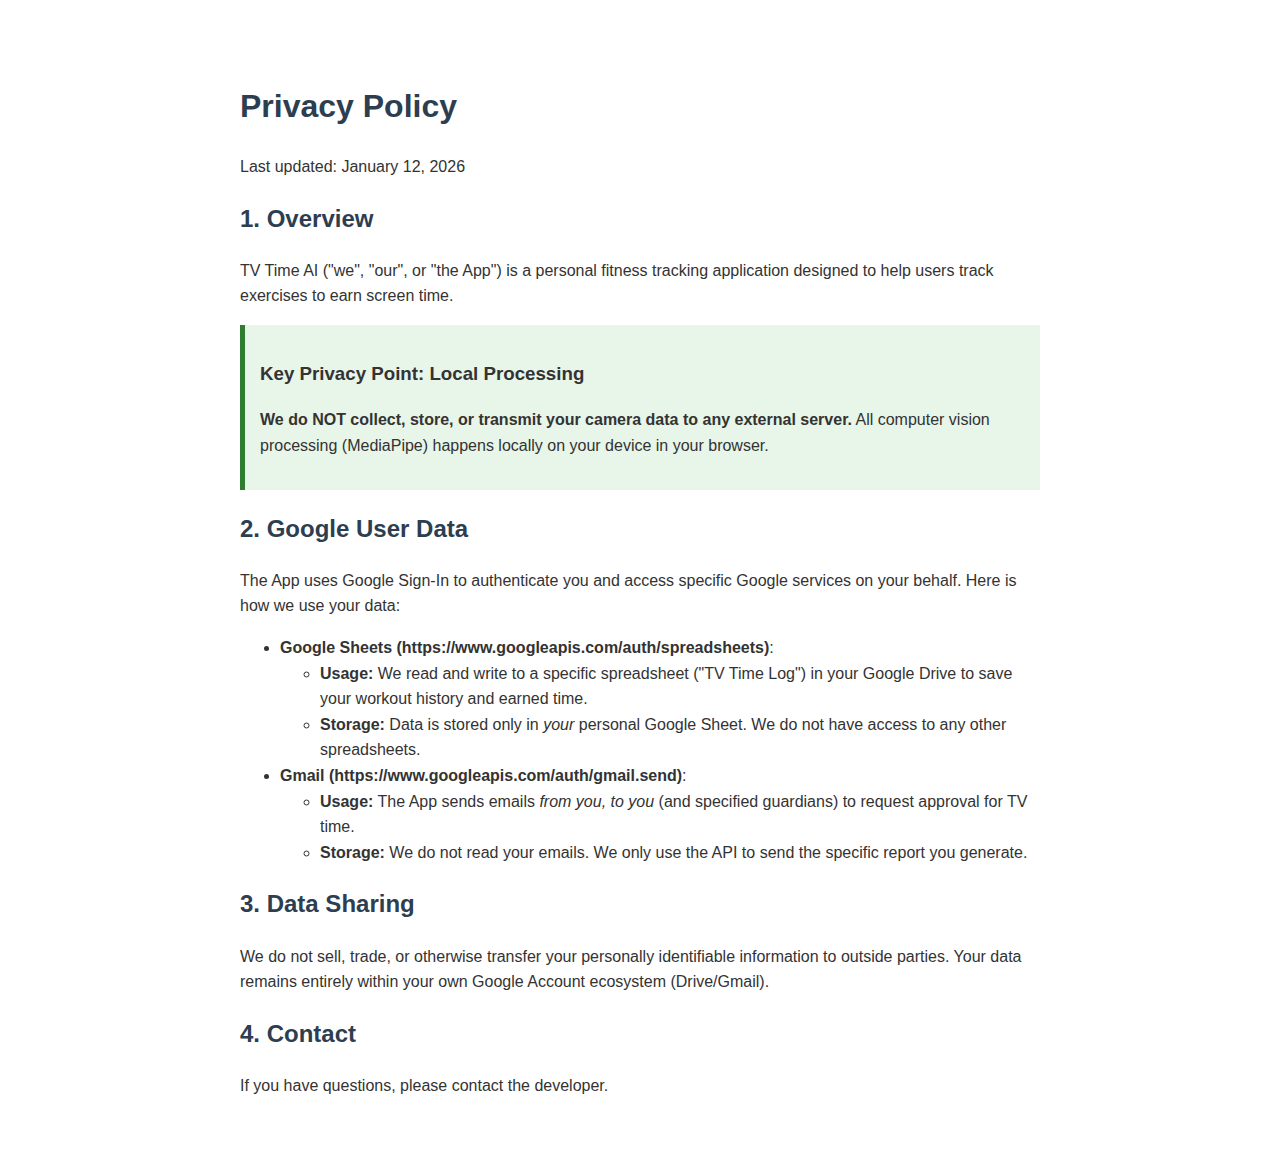
<file: privacy.html>
<!DOCTYPE html>
<html lang="en">

<head>
    <meta charset="UTF-8">
    <meta name="viewport" content="width=device-width, initial-scale=1.0">
    <title>Privacy Policy - TV Time AI</title>
    <style>
        body {
            font-family: sans-serif;
            line-height: 1.6;
            max-width: 800px;
            margin: 40px auto;
            padding: 20px;
            color: #333;
        }

        h1,
        h2 {
            color: #2c3e50;
        }

        .highlight {
            background: #e8f5e9;
            padding: 15px;
            border-left: 5px solid #2e7d32;
        }
    </style>
</head>

<body>
    <h1>Privacy Policy</h1>
    <p>Last updated: January 12, 2026</p>

    <h2>1. Overview</h2>
    <p>TV Time AI ("we", "our", or "the App") is a personal fitness tracking application designed to help users track
        exercises to earn screen time. </p>

    <div class="highlight">
        <h3>Key Privacy Point: Local Processing</h3>
        <p><strong>We do NOT collect, store, or transmit your camera data to any external server.</strong> All computer
            vision processing (MediaPipe) happens locally on your device in your browser.</p>
    </div>

    <h2>2. Google User Data</h2>
    <p>The App uses Google Sign-In to authenticate you and access specific Google services on your behalf. Here is how
        we use your data:</p>
    <ul>
        <li><strong>Google Sheets (https://www.googleapis.com/auth/spreadsheets)</strong>:
            <ul>
                <li><strong>Usage:</strong> We read and write to a specific spreadsheet ("TV Time Log") in your Google
                    Drive to save your workout history and earned time.</li>
                <li><strong>Storage:</strong> Data is stored only in <em>your</em> personal Google Sheet. We do not have
                    access to any other spreadsheets.</li>
            </ul>
        </li>
        <li><strong>Gmail (https://www.googleapis.com/auth/gmail.send)</strong>:
            <ul>
                <li><strong>Usage:</strong> The App sends emails <em>from you, to you</em> (and specified guardians) to
                    request approval for TV time.</li>
                <li><strong>Storage:</strong> We do not read your emails. We only use the API to send the specific
                    report you generate.</li>
            </ul>
        </li>
    </ul>

    <h2>3. Data Sharing</h2>
    <p>We do not sell, trade, or otherwise transfer your personally identifiable information to outside parties. Your
        data remains entirely within your own Google Account ecosystem (Drive/Gmail).</p>

    <h2>4. Contact</h2>
    <p>If you have questions, please contact the developer.</p>
</body>

</html>
</file>
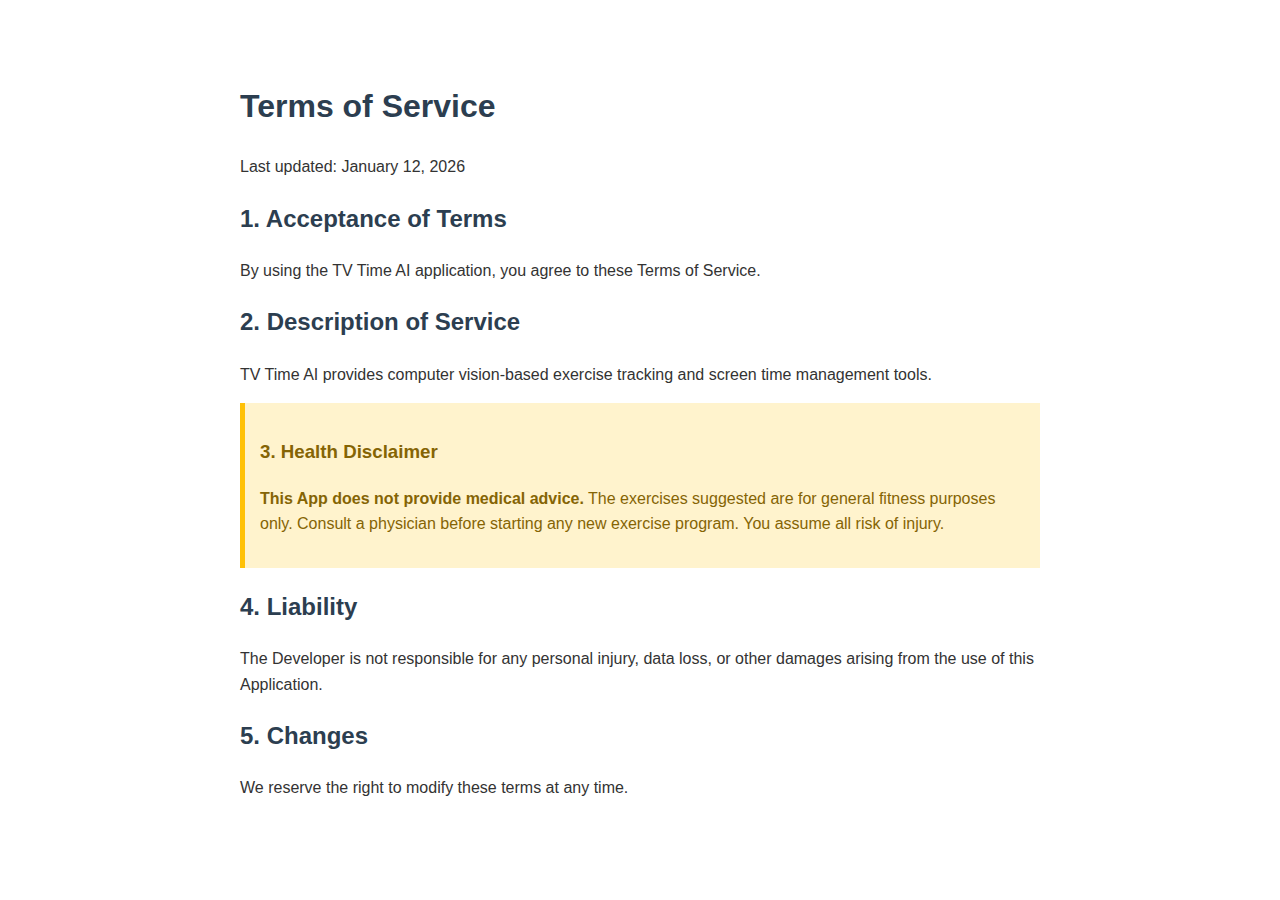
<file: terms.html>
<!DOCTYPE html>
<html lang="en">

<head>
    <meta charset="UTF-8">
    <meta name="viewport" content="width=device-width, initial-scale=1.0">
    <title>Terms of Service - TV Time AI</title>
    <style>
        body {
            font-family: sans-serif;
            line-height: 1.6;
            max-width: 800px;
            margin: 40px auto;
            padding: 20px;
            color: #333;
        }

        h1,
        h2 {
            color: #2c3e50;
        }

        .warning {
            background: #fff3cd;
            padding: 15px;
            border-left: 5px solid #ffc107;
            color: #856404;
        }
    </style>
</head>

<body>
    <h1>Terms of Service</h1>
    <p>Last updated: January 12, 2026</p>

    <h2>1. Acceptance of Terms</h2>
    <p>By using the TV Time AI application, you agree to these Terms of Service.</p>

    <h2>2. Description of Service</h2>
    <p>TV Time AI provides computer vision-based exercise tracking and screen time management tools.</p>

    <div class="warning">
        <h3>3. Health Disclaimer</h3>
        <p><strong>This App does not provide medical advice.</strong> The exercises suggested are for general fitness
            purposes only. Consult a physician before starting any new exercise program. You assume all risk of injury.
        </p>
    </div>

    <h2>4. Liability</h2>
    <p>The Developer is not responsible for any personal injury, data loss, or other damages arising from the use of
        this Application.</p>

    <h2>5. Changes</h2>
    <p>We reserve the right to modify these terms at any time.</p>
</body>

</html>
</file>
